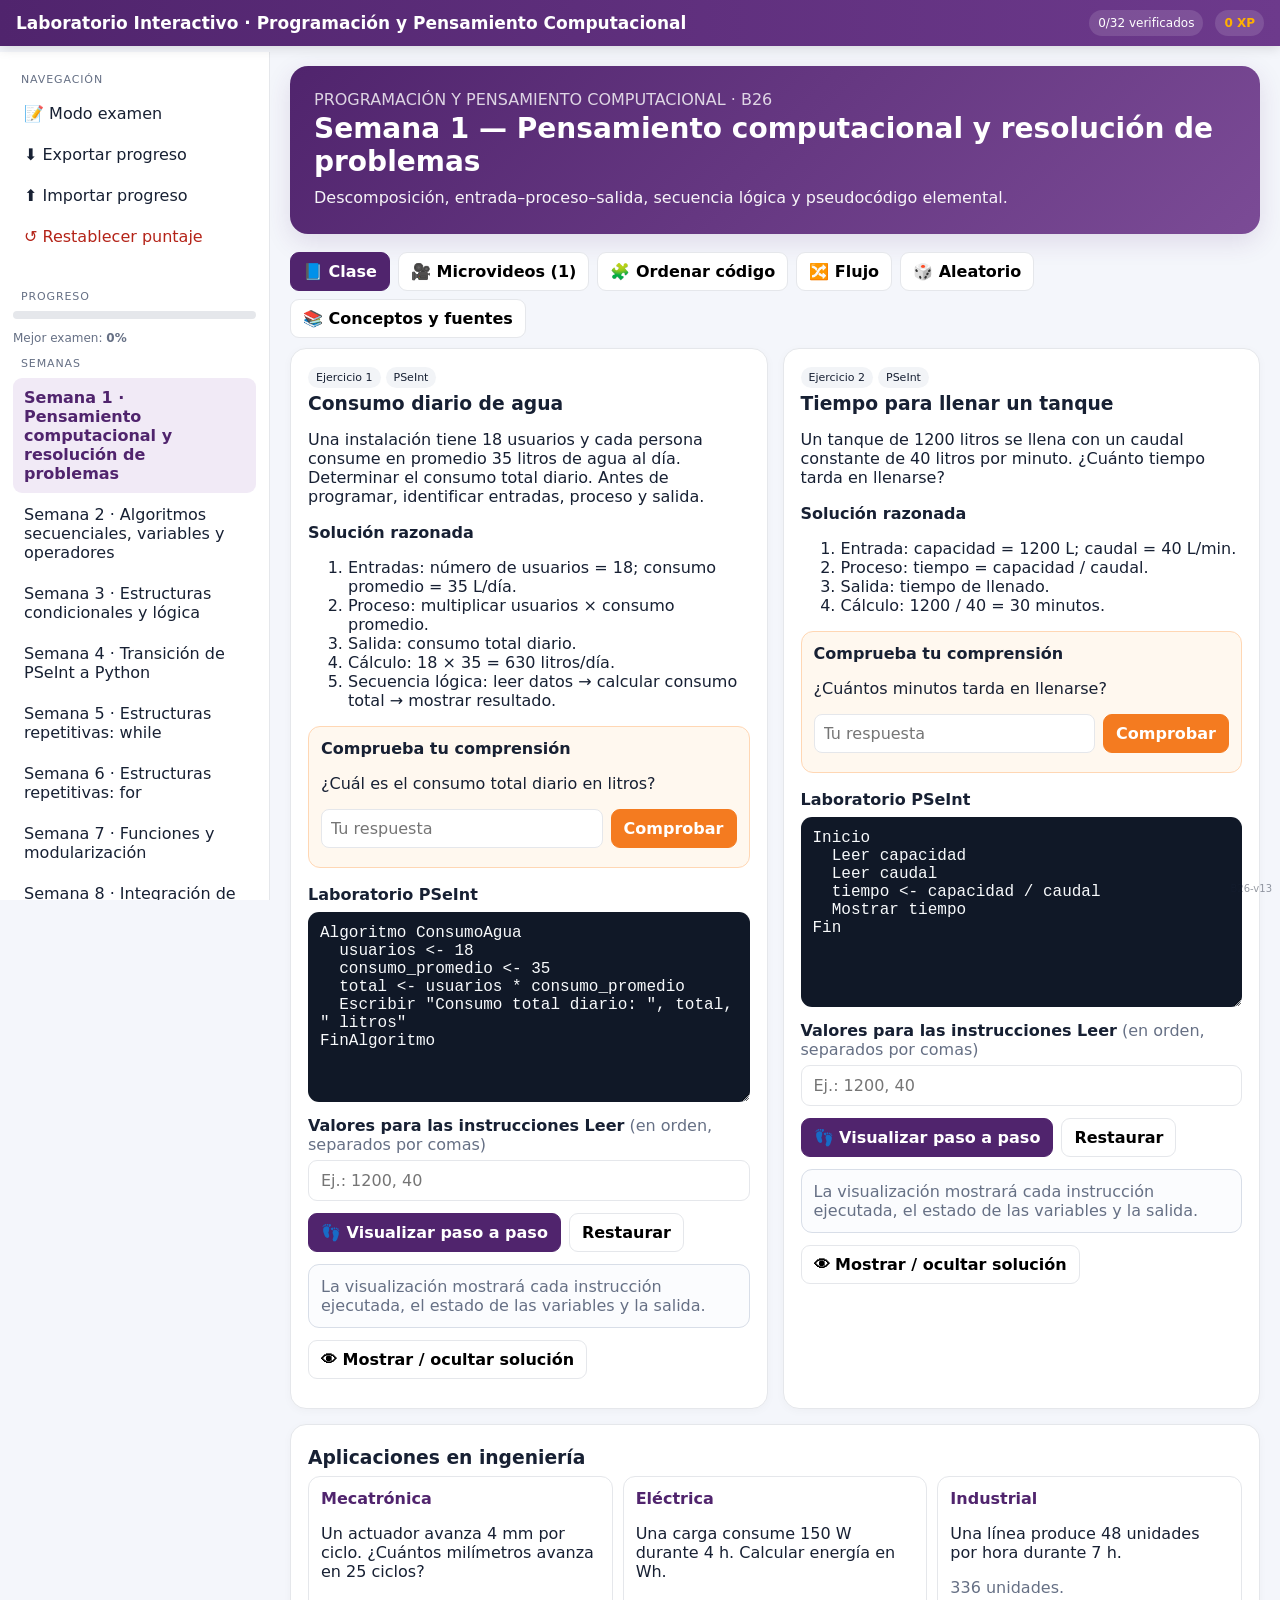
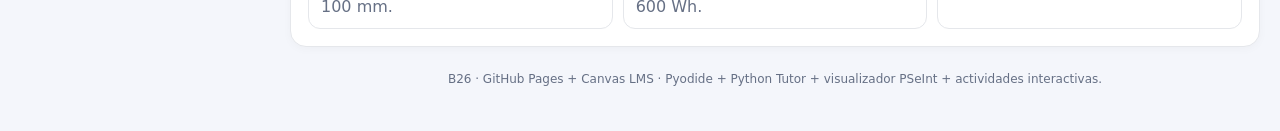
<file: laboratorio/index.html>
<!doctype html>
<html lang="es">
<head>
<meta charset="utf-8"><meta name="viewport" content="width=device-width,initial-scale=1">
<title>Laboratorio Interactivo B26</title>
<link rel="stylesheet" href="assets/styles.css">
</head>
<body>
<header class="topbar">
<button id="menuBtn" class="btn mobile-menu">☰</button>
<h1>Laboratorio Interactivo · Programación y Pensamiento Computacional</h1>
<span class="brandpill" id="progressText">0/0</span>
<span class="brandpill xp" id="xpText">0 XP</span>
</header>
<div class="layout">
<aside id="sidebar" class="sidebar">
<div class="side-title">Navegación</div>
<button id="examBtn" class="navbtn">📝 Modo examen</button>
<button id="exportBtn" class="navbtn">⬇️ Exportar progreso</button>
<button id="importBtn" class="navbtn">⬆️ Importar progreso</button>
<input id="importFile" class="file-input" type="file" accept=".json,application/json">
<button id="resetBtn" class="navbtn" style="color:#b42318">↺ Restablecer puntaje</button>
<div id="progressStatus" class="statusmsg"></div>
<div class="side-title">Progreso</div>
<div class="progress"><span id="progressBar"></span></div>
<p class="muted" style="font-size:12px">Mejor examen: <b id="bestExam">0%</b></p>
<div class="side-title">Semanas</div>
<nav id="weeksNav"></nav>
</aside>
<main class="main"><div id="content"></div><div class="footer">B26 · GitHub Pages + Canvas LMS · Pyodide + Python Tutor + visualizador PSeInt + actividades interactivas.</div></main>
</div>
<script src="assets/data.js"></script><script src="assets/app.js"></script>
<div style="position:fixed;right:8px;bottom:6px;font-size:10px;opacity:.45;z-index:9999">B26-v13</div>
</body></html>
</file>
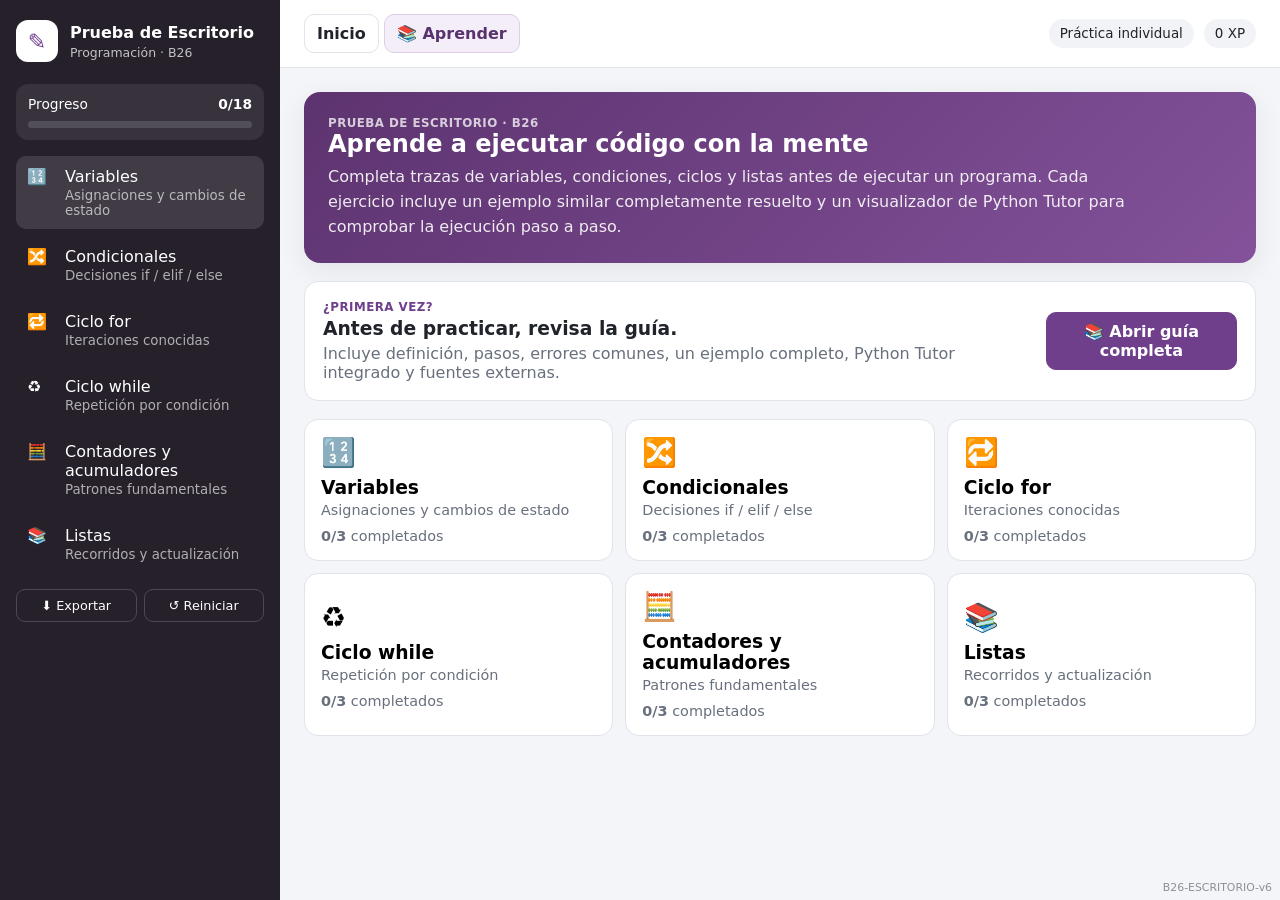
<file: prueba-escritorio/index.html>
<!doctype html>
<html lang="es">
<head>
  <meta charset="utf-8">
  <meta name="viewport" content="width=device-width,initial-scale=1">
  <meta name="color-scheme" content="light">
  <title>Prueba de Escritorio · B26</title>
  <link rel="stylesheet" href="assets/styles.css">
</head>
<body>
<div class="app">
  <aside class="sidebar" id="sidebar">
    <div class="brand">
      <div class="brand-mark">✎</div>
      <div>
        <h1>Prueba de Escritorio</h1>
        <p>Programación · B26</p>
      </div>
    </div>

    <div class="progress-card">
      <div class="progress-row"><span>Progreso</span><b id="doneText">0/0</b></div>
      <div class="progress-track"><div class="progress-bar" id="progressBar"></div></div>
    </div>

    <nav class="topic-nav" id="topicNav"></nav>

    <div class="sidebar-actions">
      <button class="side-btn" id="exportBtn">⬇ Exportar</button>
      <button class="side-btn" id="resetBtn">↺ Reiniciar</button>
    </div>
  </aside>

  <main class="main">
    <header class="topbar">
      <div>
        <button class="btn menu-btn" id="menuBtn">☰</button>
        <button class="btn" id="homeBtn">Inicio</button>
        <button class="btn soft" id="learnBtn">📚 Aprender</button>
      </div>
      <div class="statbar">
        <span class="pill">Práctica individual</span>
        <span class="pill" id="xpText">0 XP</span>
      </div>
    </header>

    <div class="content" id="content"></div>
  </main>
</div>
<div class="version">B26-ESCRITORIO-v6</div>
<script src="assets/data.js"></script>
<script src="assets/app.js"></script>
</body>
</html>
</file>
<file: laboratorio/assets/styles.css>
:root{
 --bg:#f4f6fb;--card:#fff;--ink:#172033;--muted:#667085;--line:#e5e7eb;
 --brand:#50246d;--brand2:#6d3a8c;--accent:#f47b20;--ok:#137333;--bad:#b42318;
 --code:#101827;--codefg:#f8fafc;--gold:#ffb000;
}
*{box-sizing:border-box}html,body{margin:0;background:var(--bg);color:var(--ink);font-family:Inter,system-ui,-apple-system,Segoe UI,Roboto,Arial,sans-serif}
button,input,textarea,select{font:inherit}.topbar{position:sticky;top:0;z-index:30;background:linear-gradient(90deg,var(--brand),var(--brand2));color:#fff;padding:10px 16px;display:flex;align-items:center;gap:12px;box-shadow:0 2px 12px #0002}
.topbar h1{font-size:17px;margin:0;flex:1}.brandpill{font-size:12px;background:#ffffff20;padding:6px 9px;border-radius:999px}
.layout{display:grid;grid-template-columns:270px minmax(0,1fr);min-height:calc(100vh - 52px)}
.sidebar{background:#fff;border-right:1px solid var(--line);padding:13px;position:sticky;top:52px;height:calc(100vh - 52px);overflow:auto}
.side-title{font-size:11px;text-transform:uppercase;letter-spacing:.08em;color:var(--muted);margin:8px 8px}
.navbtn{display:block;width:100%;border:0;background:transparent;text-align:left;padding:10px 11px;border-radius:9px;cursor:pointer;margin:2px 0;color:var(--ink)}
.navbtn:hover,.navbtn.active{background:#f1eaf6;color:var(--brand);font-weight:700}
.main{width:100%;max-width:1200px;margin:0 auto;padding:20px}
.hero{background:linear-gradient(135deg,var(--brand),#7b4b96);color:white;border-radius:18px;padding:24px;box-shadow:0 8px 26px #50246d22}
.hero h2{margin:3px 0 8px;font-size:28px}.hero p{margin:0;line-height:1.5;opacity:.95}
.kpis{display:grid;grid-template-columns:repeat(4,1fr);gap:12px;margin:14px 0}.kpi{background:#fff;border:1px solid var(--line);border-radius:14px;padding:14px}.kpi b{font-size:21px;display:block}
.card{background:#fff;border:1px solid var(--line);border-radius:16px;padding:17px;box-shadow:0 2px 10px #00000008}.grid{display:grid;grid-template-columns:1fr 1fr;gap:15px}
.card h3{margin:5px 0 8px}.card h4{margin:17px 0 8px}.muted{color:var(--muted)}.pill{display:inline-block;padding:4px 8px;border-radius:999px;background:#f2f4f7;font-size:11px;margin-right:5px}
.btn{border:1px solid var(--line);background:#fff;padding:9px 12px;border-radius:9px;cursor:pointer;font-weight:650}.btn:hover{filter:brightness(.98)}.btn.primary{background:var(--accent);border-color:var(--accent);color:#fff}.btn.secondary{background:var(--brand);border-color:var(--brand);color:#fff}.btn.good{background:#14733c;border-color:#14733c;color:#fff}
.toolbar{display:flex;flex-wrap:wrap;gap:8px;margin:12px 0}
.codebox,.output{font-family:ui-monospace,SFMono-Regular,Menlo,Consolas,monospace;font-size:13px;line-height:1.45;border-radius:11px}
.codebox{background:var(--code);color:var(--codefg);padding:12px;white-space:pre;overflow:auto}.editor{width:100%;min-height:220px;background:var(--code);color:var(--codefg);border:0;border-radius:11px;padding:12px;font-family:ui-monospace,SFMono-Regular,Menlo,Consolas,monospace;resize:vertical}
.output{background:#f8fafc;border:1px dashed #cbd5e1;min-height:60px;padding:10px;white-space:pre-wrap}
.check{background:#fff8ef;border:1px solid #ffd7b4;padding:12px;border-radius:12px;margin:14px 0}.checkrow{display:flex;gap:8px}.checkrow input{flex:1;border:1px solid var(--line);border-radius:8px;padding:9px}.feedback{font-weight:700;margin-top:7px}.ok{color:var(--ok)}.bad{color:var(--bad)}
.progress{height:8px;border-radius:999px;background:#e5e7eb;overflow:hidden}.progress span{display:block;height:100%;width:0;background:var(--accent)}
.xp{font-weight:800;color:var(--gold)}.teacher-note{margin:15px 0;background:#f2ebf7;border-left:4px solid var(--brand);padding:12px;border-radius:8px}
.career-grid{display:grid;grid-template-columns:repeat(3,1fr);gap:10px}.career{border:1px solid var(--line);border-radius:12px;padding:12px}.career strong{color:var(--brand)}
.activity-tabs{display:flex;flex-wrap:wrap;gap:8px;margin:18px 0 10px}.activity-tabs button.active{background:var(--brand);color:#fff;border-color:var(--brand)}
.panel{display:none}.panel.active{display:block}
.parsons-list{list-style:none;padding:0;margin:10px 0}.parsons-item{background:#fff;border:1px solid #d7dce5;border-radius:9px;padding:9px 10px;margin:7px 0;cursor:grab;font-family:ui-monospace,SFMono-Regular,Menlo,Consolas,monospace;white-space:pre-wrap}.parsons-item.dragging{opacity:.5}
.flow-list{display:grid;gap:8px}.flow-step{display:flex;align-items:center;gap:10px;background:#fff;border:1px solid var(--line);border-radius:10px;padding:10px}.flow-step .num{width:26px;height:26px;border-radius:50%;background:#efe7f5;color:var(--brand);display:grid;place-items:center;font-weight:800}
.exam-q{margin:15px 0;padding:14px;border:1px solid var(--line);border-radius:12px;background:#fff}.exam-q input{width:100%;margin-top:7px;border:1px solid var(--line);border-radius:8px;padding:9px}
.hidden{display:none!important}.footer{text-align:center;color:var(--muted);font-size:12px;padding:25px}.mobile-menu{display:none}
@media(max-width:900px){.layout{grid-template-columns:1fr}.sidebar{display:none;position:static;height:auto}.sidebar.open{display:block}.grid,.kpis,.career-grid{grid-template-columns:1fr}.main{padding:13px}.hero h2{font-size:23px}.mobile-menu{display:inline-block}}

.concept-grid{display:grid;grid-template-columns:repeat(2,1fr);gap:10px}
.concept{border:1px solid var(--line);border-radius:12px;padding:12px;background:#fff}
.concept dt{font-weight:800;color:var(--brand);margin-bottom:5px}.concept dd{margin:0;line-height:1.45}
.study-tip{background:#eef7ff;border-left:4px solid #2774ae;padding:12px 14px;border-radius:9px;margin:12px 0}
.ref-list{padding-left:20px}.ref-list li{margin:12px 0;line-height:1.45}.ref-list a{color:var(--brand);font-weight:700}
.file-input{display:none}.statusmsg{font-size:12px;margin-top:8px;min-height:18px}
@media(max-width:900px){.concept-grid{grid-template-columns:1fr}}



/* ===== Modo examen v9: alineación forzada a la izquierda ===== */
#examQuestions{
  display:block;
  width:100%;
  margin-top:18px;
}

.exam-card{
  display:block;
  width:100%;
  box-sizing:border-box;
  background:#fff;
  border:1px solid var(--line, #d9dee7);
  border-radius:12px;
  padding:16px;
  margin:0 0 16px 0;
}

.exam-meta{
  display:block;
  text-align:left !important;
  margin:0 0 6px 0;
}

.exam-question{
  display:block;
  width:100%;
  margin:0 0 14px 0;
  padding:0;
  text-align:left !important;
  font-size:1rem;
  line-height:1.45;
  font-weight:650;
}

.mcq-options{
  display:flex !important;
  flex-direction:column !important;
  align-items:stretch !important;
  justify-content:flex-start !important;
  width:100% !important;
  gap:8px !important;
  margin:0 !important;
  padding:0 !important;
}

.mcq-option{
  display:flex !important;
  flex-direction:row !important;
  align-items:center !important;
  justify-content:flex-start !important;
  width:100% !important;
  box-sizing:border-box !important;
  gap:9px !important;
  margin:0 !important;
  padding:10px 12px !important;
  text-align:left !important;
  direction:ltr !important;
  border:1px solid var(--line, #d9dee7) !important;
  border-radius:9px !important;
  background:#fff !important;
  cursor:pointer !important;
}

.mcq-option:hover{
  background:#f7f7fb !important;
  border-color:#b8bfd0 !important;
}

.mcq-option:has(input[type="radio"]:checked){
  background:#f3eef8 !important;
  border-color:#744292 !important;
}

.mcq-option input[type="radio"]{
  appearance:auto !important;
  -webkit-appearance:radio !important;
  display:inline-block !important;
  position:static !important;
  float:none !important;
  flex:0 0 18px !important;
  width:18px !important;
  min-width:18px !important;
  max-width:18px !important;
  height:18px !important;
  margin:0 !important;
  padding:0 !important;
  transform:none !important;
  vertical-align:middle !important;
}

.mcq-letter{
  display:inline-block !important;
  flex:0 0 24px !important;
  width:24px !important;
  min-width:24px !important;
  margin:0 !important;
  padding:0 !important;
  text-align:left !important;
  font-weight:700 !important;
  background:transparent !important;
  border-radius:0 !important;
}

.mcq-text,
.mcq-code{
  display:block !important;
  flex:1 1 auto !important;
  width:auto !important;
  min-width:0 !important;
  max-width:none !important;
  margin:0 !important;
  padding:0 !important;
  text-align:left !important;
  direction:ltr !important;
  line-height:1.4 !important;
  overflow-wrap:anywhere !important;
}

.mcq-text{
  font-family:inherit !important;
  font-size:.98rem !important;
  background:transparent !important;
}

.mcq-code{
  font-family:ui-monospace, SFMono-Regular, Menlo, Consolas, monospace !important;
  font-size:.94rem !important;
  white-space:pre-wrap !important;
  background:#f6f7f9 !important;
  border-radius:6px !important;
  padding:5px 7px !important;
}

@media (max-width:700px){
  .exam-card{
    padding:12px;
  }
  .mcq-option{
    padding:9px 10px !important;
    gap:7px !important;
  }
}


/* ===== Microvideos v10 ===== */
.video-section{
  display:block;
  width:100%;
}

.section-heading{
  display:flex;
  align-items:flex-start;
  justify-content:space-between;
  gap:12px;
  margin-bottom:14px;
}

.section-heading h3{
  margin:0 0 4px 0;
}

.video-grid{
  display:grid;
  grid-template-columns:repeat(auto-fit,minmax(280px,1fr));
  gap:16px;
  align-items:start;
}

.video-card{
  overflow:hidden;
  background:#fff;
  border:1px solid var(--line);
  border-radius:14px;
  box-shadow:0 2px 8px rgba(0,0,0,.04);
}

.video-frame{
  position:relative;
  width:100%;
  aspect-ratio:16/9;
  background:#111;
}

.video-frame iframe{
  position:absolute;
  inset:0;
  width:100%;
  height:100%;
  border:0;
  display:block;
}

.video-card-body{
  padding:14px;
}

.video-card-body h4{
  margin:4px 0 8px 0;
  line-height:1.35;
}

.video-card-body p{
  margin:0 0 12px 0;
  line-height:1.45;
}

.video-kicker{
  display:block;
  font-size:.82rem;
  font-weight:700;
  opacity:.68;
  text-transform:uppercase;
  letter-spacing:.02em;
}

.video-empty{
  text-align:left;
}

@media (max-width:700px){
  .video-grid{
    grid-template-columns:1fr;
  }
  .section-heading{
    flex-direction:column;
  }
}

/* v12 · Python Tutor */
.btn.tutor{border-color:#7b3fa0;background:#f7effb;color:#5b2d75;font-weight:700}
.tutor-panel{margin-top:12px;padding:14px;border:1px solid #d9c5e6;border-radius:12px;background:#fff}
.tutor-head{display:flex;gap:10px;align-items:center;justify-content:space-between;flex-wrap:wrap;margin-bottom:6px}
.tutor-frame{display:block;width:100%;height:620px;border:1px solid #d0d5dd;border-radius:10px;background:#fff}
@media(max-width:700px){.tutor-frame{height:720px}.tutor-head{align-items:flex-start}}


/* v13 · input(), errores amigables y visualizador PSeInt */
.error-friendly{font-family:system-ui,-apple-system,BlinkMacSystemFont,"Segoe UI",sans-serif;background:#fff4e5;border:1px solid #f0c36d;border-radius:10px;padding:10px 12px;color:#6b4700;white-space:normal;margin-bottom:8px}
.error-friendly strong{display:block;margin-bottom:4px}.error-details{font-family:system-ui,-apple-system,BlinkMacSystemFont,"Segoe UI",sans-serif;white-space:normal}.error-details summary{cursor:pointer;font-weight:700}.error-details pre{font-family:ui-monospace,SFMono-Regular,Menlo,Consolas,monospace;white-space:pre-wrap;overflow-wrap:anywhere;background:#fff;border:1px solid #e5e7eb;border-radius:8px;padding:10px;margin-top:8px}
.pseint-editor{min-height:190px}.pseint-input-row{margin:10px 0}.pseint-input-row label{display:block;margin-bottom:6px}.pseint-input-row input{width:100%;box-sizing:border-box;padding:10px 12px;border:1px solid var(--line);border-radius:9px;font-size:16px}.pseint-trace{margin-top:10px;border:1px solid #d8dee8;border-radius:11px;padding:12px;background:#fbfcfe}.trace-summary{padding:8px 10px;background:#eef8f1;border-radius:8px;margin-bottom:10px}.trace-scroll{overflow-x:auto}.trace-table{width:100%;border-collapse:collapse;min-width:680px;font-size:13px}.trace-table th,.trace-table td{border-bottom:1px solid #e5e7eb;padding:8px;text-align:left;vertical-align:top}.trace-table th{background:#f3f4f6;position:sticky;top:0}.trace-table code{white-space:pre-wrap}.trace-note{margin:10px 0 0}
</file>
<file: prueba-escritorio/assets/styles.css>
:root{
  --bg:#f4f5f8;
  --card:#fff;
  --text:#20232a;
  --muted:#68707d;
  --line:#dfe3ea;
  --accent:#6f3f8c;
  --accent-2:#8d5cab;
  --ok:#16794b;
  --bad:#b42318;
  --soft:#f4eef8;
  --code:#15171a;
  --codefg:#f5f7fa;
  --shadow:0 8px 28px rgba(30,35,45,.08);
}
*{box-sizing:border-box}
html,body{margin:0;padding:0;background:var(--bg);color:var(--text);font-family:Inter,system-ui,-apple-system,BlinkMacSystemFont,"Segoe UI",sans-serif}
button,input{font:inherit}
button{cursor:pointer}
.app{min-height:100vh;display:grid;grid-template-columns:280px 1fr}
.sidebar{
  background:#26202b;color:#fff;padding:20px 16px;position:sticky;top:0;height:100vh;overflow:auto
}
.brand{display:flex;align-items:center;gap:12px;margin-bottom:22px}
.brand-mark{width:42px;height:42px;border-radius:12px;background:#fff;color:var(--accent);display:grid;place-items:center;font-size:22px;font-weight:800}
.brand h1{font-size:1rem;margin:0}.brand p{font-size:.78rem;margin:3px 0 0;opacity:.72}
.progress-card{background:rgba(255,255,255,.08);padding:12px;border-radius:12px;margin-bottom:16px}
.progress-row{display:flex;justify-content:space-between;gap:10px;font-size:.86rem}
.progress-track{height:7px;background:rgba(255,255,255,.14);border-radius:99px;margin-top:9px;overflow:hidden}
.progress-bar{height:100%;width:0;background:#fff;border-radius:99px}
.topic-nav{display:grid;gap:7px}
.topic-btn{
  border:0;width:100%;text-align:left;background:transparent;color:#fff;padding:11px;border-radius:10px;display:grid;grid-template-columns:30px 1fr;gap:8px
}
.topic-btn:hover,.topic-btn.active{background:rgba(255,255,255,.12)}
.topic-btn small{display:block;opacity:.64;margin-top:2px}
.sidebar-actions{display:grid;grid-template-columns:1fr 1fr;gap:7px;margin-top:16px}
.side-btn{border:1px solid rgba(255,255,255,.18);background:transparent;color:#fff;padding:8px;border-radius:9px;font-size:.8rem}
.main{min-width:0}
.topbar{display:flex;align-items:center;justify-content:space-between;padding:14px 24px;background:#fff;border-bottom:1px solid var(--line);position:sticky;top:0;z-index:10}
.menu-btn{display:none}
.statbar{display:flex;gap:10px;align-items:center}
.pill{background:#f2f3f6;border-radius:999px;padding:7px 11px;font-size:.84rem}
.content{max-width:1120px;margin:0 auto;padding:24px}
.hero{background:linear-gradient(135deg,#5d336f,#83529a);color:#fff;padding:24px;border-radius:16px;box-shadow:var(--shadow);margin-bottom:18px}
.hero h2{margin:0 0 7px;font-size:1.5rem}.hero p{margin:0;opacity:.9;max-width:820px;line-height:1.55}
.toolbar{display:flex;flex-wrap:wrap;gap:8px;margin:14px 0 18px}
.btn{border:1px solid var(--line);background:#fff;padding:9px 12px;border-radius:10px;font-weight:650;color:var(--text)}
.btn:hover{border-color:#b9bfca;background:#fafafd}
.btn.primary{background:var(--accent);border-color:var(--accent);color:#fff}
.btn.soft{background:var(--soft);border-color:#ddcee6;color:#58336d}
.btn.good{background:#eaf7f0;border-color:#c7ead8;color:#16643f}
.btn.danger{background:#fff0ef;border-color:#f1c2bd;color:#9d251c}
.card{background:var(--card);border:1px solid var(--line);border-radius:14px;padding:18px;box-shadow:0 2px 9px rgba(30,35,45,.035)}
.exercise-head{display:flex;justify-content:space-between;gap:12px;align-items:flex-start;margin-bottom:12px}
.kicker{text-transform:uppercase;letter-spacing:.04em;font-weight:800;font-size:.74rem;color:var(--accent)}
.exercise-head h3{margin:4px 0 5px;font-size:1.25rem}.exercise-head p{margin:0;color:var(--muted);line-height:1.5}
.codewrap{position:relative;margin:14px 0}
pre{margin:0;background:var(--code);color:var(--codefg);padding:16px;border-radius:12px;overflow:auto;line-height:1.5;font-size:.93rem}
.copy-btn{position:absolute;right:8px;top:8px;border:1px solid #444;background:#222;color:#fff;border-radius:8px;padding:6px 9px;font-size:.78rem}
.trace-wrap{margin-top:16px;overflow:auto;border:1px solid var(--line);border-radius:12px}
.trace-table{width:100%;border-collapse:collapse;min-width:650px}
.trace-table th{background:#f7f8fa;text-align:left;padding:10px;border-bottom:1px solid var(--line);font-size:.84rem}
.trace-table td{padding:8px;border-bottom:1px solid var(--line);vertical-align:middle}
.trace-table tr:last-child td{border-bottom:0}
.trace-input{width:100%;min-width:74px;padding:8px;border:1px solid #cfd4dc;border-radius:8px;background:#fff}
.trace-input.ok{border-color:#69b58c;background:#effaf4}
.trace-input.bad{border-color:#df8a82;background:#fff3f2}
.fixed-cell{font-family:ui-monospace,SFMono-Regular,Menlo,Consolas,monospace;font-size:.9rem}
.actions{display:flex;flex-wrap:wrap;gap:8px;margin-top:14px}
.feedback{margin-top:12px;padding:12px;border-radius:10px;display:none}
.feedback.show{display:block}.feedback.ok{background:#ebf8f1;color:#165f3c}.feedback.bad{background:#fff1ef;color:#95261e}
.output-box{margin-top:14px;padding:12px;border:1px dashed #c5cad3;border-radius:10px;background:#fafbfd}
.output-row{display:flex;align-items:center;gap:8px;flex-wrap:wrap}
.output-input{padding:8px;border:1px solid #cfd4dc;border-radius:8px;min-width:160px}
.hint{display:none;margin-top:12px;background:#fff8df;border:1px solid #edd993;padding:12px;border-radius:10px;line-height:1.45}
.hint.show{display:block}
.step-panel{display:none;margin-top:14px;padding:14px;border-radius:12px;background:#f7f4fa;border:1px solid #e1d6e8}
.step-panel.show{display:block}
.step-line{font-family:ui-monospace,SFMono-Regular,Menlo,Consolas,monospace;background:#fff;border:1px solid var(--line);padding:10px;border-radius:8px;margin:8px 0}
.empty-state{text-align:center;padding:38px 20px}
.topic-grid{display:grid;grid-template-columns:repeat(3,1fr);gap:12px}
.topic-card{background:#fff;border:1px solid var(--line);border-radius:14px;padding:16px;text-align:left}
.topic-card h3{margin:8px 0 4px}.topic-card p{margin:0;color:var(--muted);font-size:.9rem}
.topic-card .big{font-size:28px}
.topic-card:hover{border-color:#bca6c7;transform:translateY(-1px)}
.version{position:fixed;right:8px;bottom:6px;font-size:.68rem;color:#8b8f97;z-index:20}
@media(max-width:900px){
  .app{grid-template-columns:1fr}
  .sidebar{position:fixed;left:-300px;width:280px;z-index:30;transition:left .2s}
  .sidebar.open{left:0}
  .menu-btn{display:inline-block}
  .topic-grid{grid-template-columns:1fr 1fr}
}
@media(max-width:620px){
  .content{padding:14px}.topbar{padding:10px 14px}.hero{padding:18px}.topic-grid{grid-template-columns:1fr}
  .exercise-head{flex-direction:column}.statbar .pill:nth-child(1){display:none}
}


/* Ejemplo resuelto · v4 */
.example-card{background:#fff;border:1px solid var(--line);border-radius:14px;padding:18px;box-shadow:0 2px 9px rgba(30,35,45,.035)}
.example-head{display:flex;justify-content:space-between;gap:12px;align-items:flex-start;margin-bottom:14px}
.example-head h3{margin:4px 0 5px;font-size:1.2rem}.example-head p{margin:0;color:var(--muted);line-height:1.5}
.example-grid{display:grid;grid-template-columns:minmax(260px,.8fr) minmax(320px,1.2fr);gap:14px;align-items:start}
.example-label{font-size:.78rem;font-weight:800;text-transform:uppercase;letter-spacing:.04em;color:var(--accent);margin-bottom:7px}
.example-rules{background:#faf8fc;border:1px solid #e7deec;border-radius:12px;padding:14px}
.example-rules ol{margin:0;padding-left:22px;line-height:1.6}.example-rules code,.example-note code,.example-output code,.example-table code{background:#f1f2f4;border-radius:5px;padding:1px 5px}
.example-table-wrap{margin-top:14px}.example-table{min-width:760px}.example-table td{line-height:1.45}
.example-output{margin-top:12px;padding:12px;border-radius:10px;background:#ebf8f1;color:#165f3c}
.example-note{margin-top:10px;padding:12px;border-radius:10px;background:#fff8df;border:1px solid #edd993;line-height:1.5}
.example-inline{display:none;margin-top:14px}.example-inline.show{display:block}.example-inline .example-card{box-shadow:none;background:#fcfcfd}
@media(max-width:760px){.example-grid{grid-template-columns:1fr}.example-head{flex-direction:column}.example-table{min-width:700px}}

/* Guía completa y ejemplos específicos · v5 */
.home-guide{display:flex;align-items:center;justify-content:space-between;gap:16px;background:#fff;border:1px solid var(--line);border-radius:14px;padding:18px}.home-guide h3{margin:4px 0 5px}.home-guide p{margin:0;color:var(--muted)}
.learn-tabs{display:flex;flex-wrap:wrap;gap:8px;margin-bottom:14px}.learn-section{line-height:1.65}.learn-section h3{margin:4px 0 10px}.learn-section h4{margin:0 0 5px}.learn-section code{background:#f1f2f4;border-radius:5px;padding:1px 5px}.learn-callout{margin:14px 0;padding:13px;border-radius:10px;background:#fff8df;border:1px solid #edd993}.learn-steps{padding-left:24px}.learn-steps li{margin:8px 0}.learn-grid{display:grid;grid-template-columns:repeat(2,1fr);gap:12px;margin:12px 0 18px}.learn-grid article{border:1px solid var(--line);border-radius:12px;padding:14px;background:#fafbfd}.learn-grid article p{margin:0;color:var(--muted)}
.source-grid{display:grid;grid-template-columns:repeat(2,1fr);gap:12px}.source-card{display:flex;flex-direction:column;gap:5px;border:1px solid var(--line);border-radius:12px;padding:14px;text-decoration:none;color:var(--text);background:#fff}.source-card:hover{border-color:#bca6c7;background:#fcf9fd}.source-card span{color:var(--muted);font-size:.9rem}
.output-input.ok{border-color:#69b58c;background:#effaf4}.output-input.bad{border-color:#df8a82;background:#fff3f2}
@media(max-width:760px){.home-guide{align-items:flex-start;flex-direction:column}.learn-grid,.source-grid{grid-template-columns:1fr}}


/* Python Tutor integrado · v6 */
.btn.tutor-btn{background:#eef4ff;border-color:#c9d8f3;color:#244f85}
.tutor-inline{display:none;margin-top:14px}.tutor-inline.show{display:block}
.tutor-panel{margin-top:14px;border:1px solid var(--line);border-radius:14px;padding:16px;background:#fbfcfe}
.tutor-head{display:flex;justify-content:space-between;gap:12px;align-items:flex-start;margin-bottom:12px}.tutor-head h3{margin:4px 0 5px}.tutor-head p{margin:0;color:var(--muted);line-height:1.5}
.tutor-placeholder{padding:18px;border:1px dashed #bfc8d6;border-radius:12px;background:#fff;text-align:center}.tutor-placeholder p{margin:0 0 12px;color:var(--muted)}
.tutor-frame-wrap{overflow:hidden;border:1px solid var(--line);border-radius:12px;background:#fff}.tutor-frame-wrap iframe{display:block;width:100%;height:620px;border:0;background:#fff}
.tutor-foot{display:flex;justify-content:space-between;align-items:center;gap:12px;margin-top:10px;color:var(--muted);font-size:.86rem}.tutor-foot .btn{text-decoration:none;white-space:nowrap}
@media(max-width:760px){.tutor-head,.tutor-foot{flex-direction:column;align-items:flex-start}.tutor-frame-wrap iframe{height:700px}.tutor-foot .btn{white-space:normal}}
</file>
